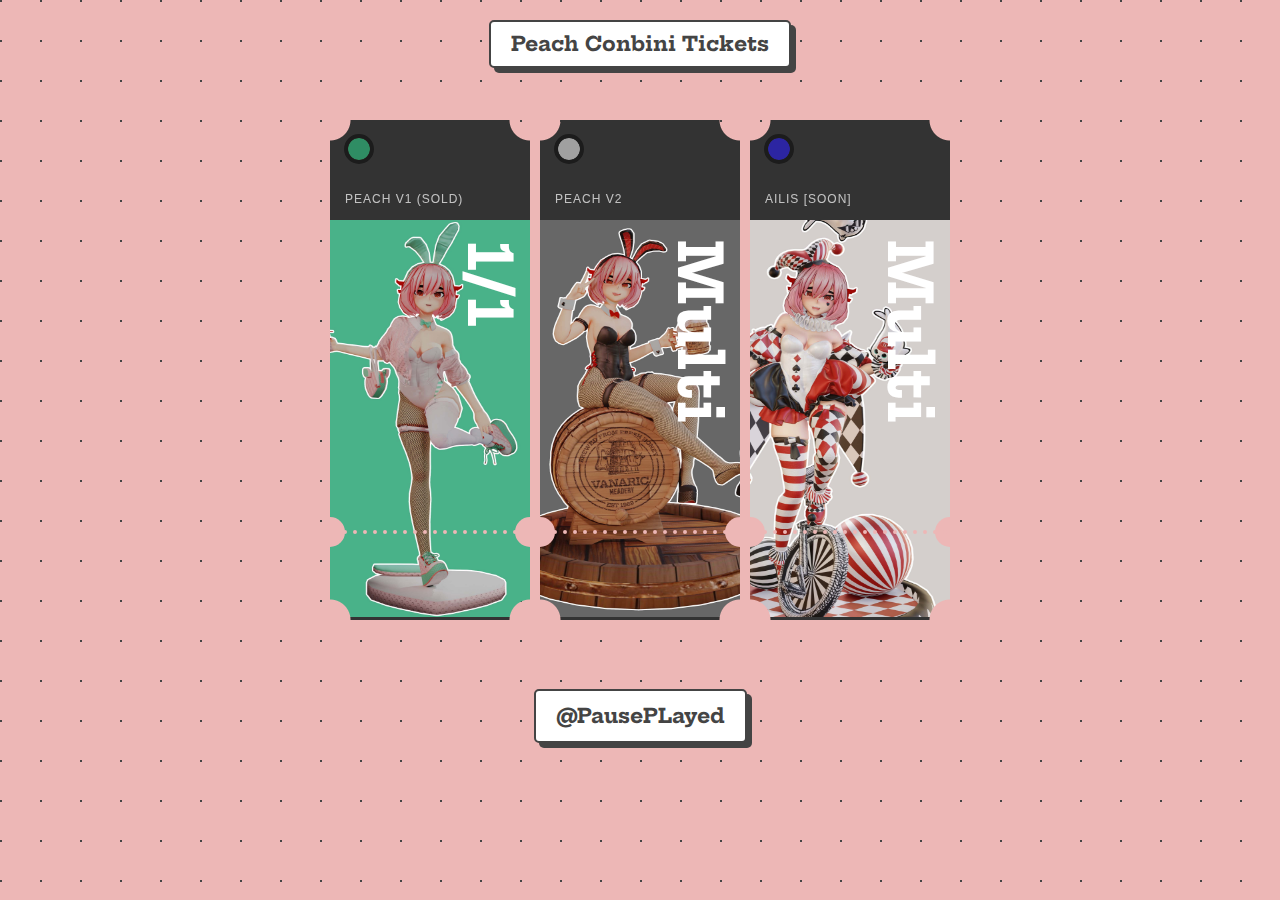
<file: index.html>
<!DOCTYPE html>
<html lang="en">

<head>
  <title>PEACH | PausePLayed</title>
  <meta charset="UTF-8">
  <meta name="viewport" content="width=device-width, initial-scale=1.0">
  <meta name="description" content="PEACH Figurine 3D WebSite">
  <meta name="keywords" content="3D, PausePlayed, PEACH, NFT">
  <meta name="author" content="PausePlayed">
  <meta name="robots" context="max-image-preview:large">

  <meta name="twitter:card" content="summary_large_image" />
  <meta name="twitter:site" content="@pauseplayed" />
  <meta name="twitter:title" content="PEACH | PausePLayed" />
  <meta name="twitter:description" content="PEACH Figurine 3D WebSite" />
  <meta name="twitter:image" content="https://rebrand.ly/mintpeach1" />

  <meta property="og:url" content="https://twitter.com/PausePLayed" />
  <meta property="og:type" content="NFT website" />
  <meta property="og:title" content="PEACH | PausePLayed" />
  <meta property="og:description" content="PEACH Figurine 3D WebSite" />
  <meta property="og:image" content="https://rebrand.ly/mintpeach1" />

  
<!--     <link rel="stylesheet" href="./style.css"> -->
    

  <link rel="icon" type="image/png" sizes="32x32" href="./peach.png">

  <link rel="stylesheet" href="https://cdn.jsdelivr.net/npm/bootstrap@4.6.2/dist/css/bootstrap.min.css">
  <script src="https://cdn.jsdelivr.net/npm/jquery@3.6.3/dist/jquery.slim.min.js"></script>
  <script src="https://cdn.jsdelivr.net/npm/popper.js@1.16.1/dist/umd/popper.min.js"></script>
  <script src="https://cdn.jsdelivr.net/npm/bootstrap@4.6.2/dist/js/bootstrap.bundle.min.js"></script>


  <link href='https://fonts.googleapis.com/css?family=Hepta Slab' rel='stylesheet'>

  <script type="module" crossorigin src="./assets/main-a51ed4b3.js"></script>
  <link rel="modulepreload" crossorigin href="./assets/modulepreload-polyfill-3cfb730f.js">
  <link rel="stylesheet" href="./assets/index-06893b01.css">
</head>

<body>
  <!-- <canvas id="canvas3d"></canvas> -->

  <!--   <div id="preloader">
    <div class="spinner-grow text-danger"></div>
  </div> -->
  <div id="hints"></div>

  <div class="h-container">
    <h1 class="title">Peach Conbini Tickets</h1>
  </div>


<div id="app" class="container">

  <div class="container">
    <div class="card">
      <h2>1/1</h2>
      <i class="fas fa-arrow-right"></i>
      <p>PEACH V1 (SOLD)</p>
      <ul>
        </li><li></li><li></li><li></li><li></li><li></li><li></li><li></li><li></li><li></li><li></li><li></li><li></li><li></li><li></li><li></li><li></li><li></li><li></li>
      </ul>
      <a href="./peach1/">
        <div class="pic" src="../img/p1.jpg"></div>
          <button>
          </button>
        </a>
    </div>

      <div class="card card2">
      <h2>Multi</h2>
      <i class="fas fa-arrow-right"></i>
      <p>PEACH V2</p>
      <ul>
        </li><li></li><li></li><li></li><li></li><li></li><li></li><li></li><li></li><li></li><li></li><li></li><li></li><li></li><li></li><li></li><li></li><li></li><li></li>
      </ul>
      <a href="./peach2/">
      <div class="pic" src="../p2.jpg"></div>
        <button>
        </button>
      </a>
    </div>

    <div class="card card3">
      <h2>Multi</h2>
      <i class="fas fa-arrow-right"></i>
      <p>AILIS [SOON]</p>
      <ul>
        <li></li><li></li><li></li><li></li><li></li><li></li><li></li><li></li><li></li><li></li><li></li><li></li><li></li><li></li><li></li><li></li><li></li><li></li><li></li>
      </ul>
      <a href="./ailis/">

        <div class="pic" src="../p2.jpg"></div>
        <button>
        </button>
      </a>

    </div>

<!--     <div class="card card4">
      <h2>Soon</h2>
      <i class="fas fa-arrow-right"></i>
      <p>[BURN]</p>
      <ul>
        <li></li><li></li><li></li><li></li><li></li><li></li><li></li><li></li><li></li><li></li><li></li><li></li><li></li><li></li><li></li><li></li><li></li><li></li><li></li><li></li><li></li><li></li>
      </ul>
      <div>

      <div class="pic"></div>
        <button>
        </button>
      </div>

    </div> -->

  </div>

</div>


<div class="auction-container">
  <a class="auction-btn"></a>
</div>









</body>

</html>
</file>
<file: assets/index-06893b01.css>
*{margin:0;padding:0;box-sizing:border-box}body{background-color:#edb7b6!important;height:100%;background-image:radial-gradient(#444 1px,transparent 0);background-size:40px 40px;background-position:-19px -19px;padding-top:100px}::-webkit-scrollbar{width:0px}i{opacity:0;font-size:18px;color:#fff;will-change:transform;-webkit-transform:scale(.1);transform:scale(.1);-webkit-transition:all .2s ease;transition:all .2s ease}.h-container{padding-top:10px;position:absolute;display:flex;top:10px;left:0;align-items:center;justify-content:center;width:100%}.h-container h1{background-color:#fff;font-family:Hepta Slab;border:2px solid #444;padding:10px 20px;font-weight:700;font-size:20px;position:relative;color:#444;border-radius:5px;box-shadow:5px 5px}h2{pointer-events:none}.auction-container{position:relative;display:flex;margin-top:75px;bottom:10px;align-items:center;justify-content:center;width:100%}.auction-container .auction-btn{background-color:#fff;font-family:Hepta Slab;border:2px solid #444;padding:10px 20px;font-weight:700;font-size:20px;position:relative;color:#444;border-radius:5px;box-shadow:5px 5px}.auction-container .countdown{font-size:1.1em;font-weight:700;margin-bottom:20px}.auction-container .countdown span{color:#fff;font-size:1.5em;font-weight:800}.auction-container a:hover{color:#444;background-color:#49b289}.container{padding-top:10px;display:flex;justify-content:center;align-items:center;flex-flow:wrap;top:0;right:0;bottom:0;left:0;margin:auto;flex-direction:row;gap:10px;row-gap:0px}.container .card{position:relative;width:200px;height:500px;background-color:#333;overflow:hidden;margin-bottom:4px;border-style:none;border-bottom:3px solid #333;display:inline-block;-webkit-mask-image:radial-gradient(circle at top left,transparent 0,transparent 20px,black 21px),radial-gradient(circle at top right,transparent 0,transparent 20px,black 21px),radial-gradient(circle at bottom left,transparent 0,transparent 20px,black 21px),radial-gradient(circle at bottom right,transparent 0,transparent 20px,black 21px);-webkit-mask-position:top left,top right,bottom left,bottom right;-webkit-mask-repeat:no-repeat;-webkit-mask-size:50% 50%;mask-image:radial-gradient(circle at top left,transparent 0,transparent 20px,black 21px),radial-gradient(circle at top right,transparent 0,transparent 20px,black 21px),radial-gradient(circle at bottom left,transparent 0,transparent 20px,black 21px),radial-gradient(circle at bottom right,transparent 0,transparent 20px,black 21px);mask-position:top left,top right,bottom left,bottom right;mask-repeat:no-repeat;mask-size:50% 50%}.container .card:before{content:"";z-index:1;position:absolute;border-radius:50%;bottom:70px;right:-15px;display:block;width:30px;height:30px;background-color:#edb7b6!important}.container .card:after{content:"";z-index:1;position:absolute;border-radius:50%;bottom:70px;left:-15px;display:block;width:30px;height:30px;background-color:#edb7b6!important}.container .card ul{z-index:1;position:absolute;left:10px;bottom:60px;list-style-type:none;float:none}.container .card ul li{display:inline-block;z-index:1;width:2px;height:2px;border-radius:2px;margin:0 3px;background-color:#edb7b6!important;border:2px solid #edb7b6!important}.container .card h2{z-index:1;font-family:Hepta Slab;position:absolute;top:120px;right:5px;font-size:60px;font-weight:700;color:#fff;writing-mode:vertical-lr}.container .card .fa-arrow-right{z-index:2;position:absolute;right:75px;bottom:25px;font-size:40px;cursor:pointer}.container .card p{z-index:1;position:absolute;top:70px;left:15px;color:#fff;opacity:.7;font-size:12px;letter-spacing:1px;-webkit-transition:all .2s ease;transition:all .2s ease}.container .card .pic{z-index:1;width:300px;height:400px;display:block;margin-top:100px;margin-left:-50px;background-image:url(../p1.jpg);background-size:100% 100%;filter:grayscale(0%)}.container .card button{position:absolute;left:14px;top:14px;width:30px;height:30px;background-color:#68ffc571;border:none;border-radius:30px;cursor:pointer;outline:none;transition:all .3s ease;mix-blend-mode:hard-light;z-index:2;border:.5vh solid #444}.container .card button i{font-size:3rem}.container .card:hover button{transform:scale(16.5)}.container .card:hover p{color:#fff}.container .card:hover .pic{filter:grayscale(100);z-index:2}.container .card2 .pic{background-image:url(../p2.jpg)}.container .card2 button{background-color:#fff8}.container .card3 .pic{background-image:url(../p3.jpg)}.container .card3 button{background-color:#6c5cc5}
</file>
